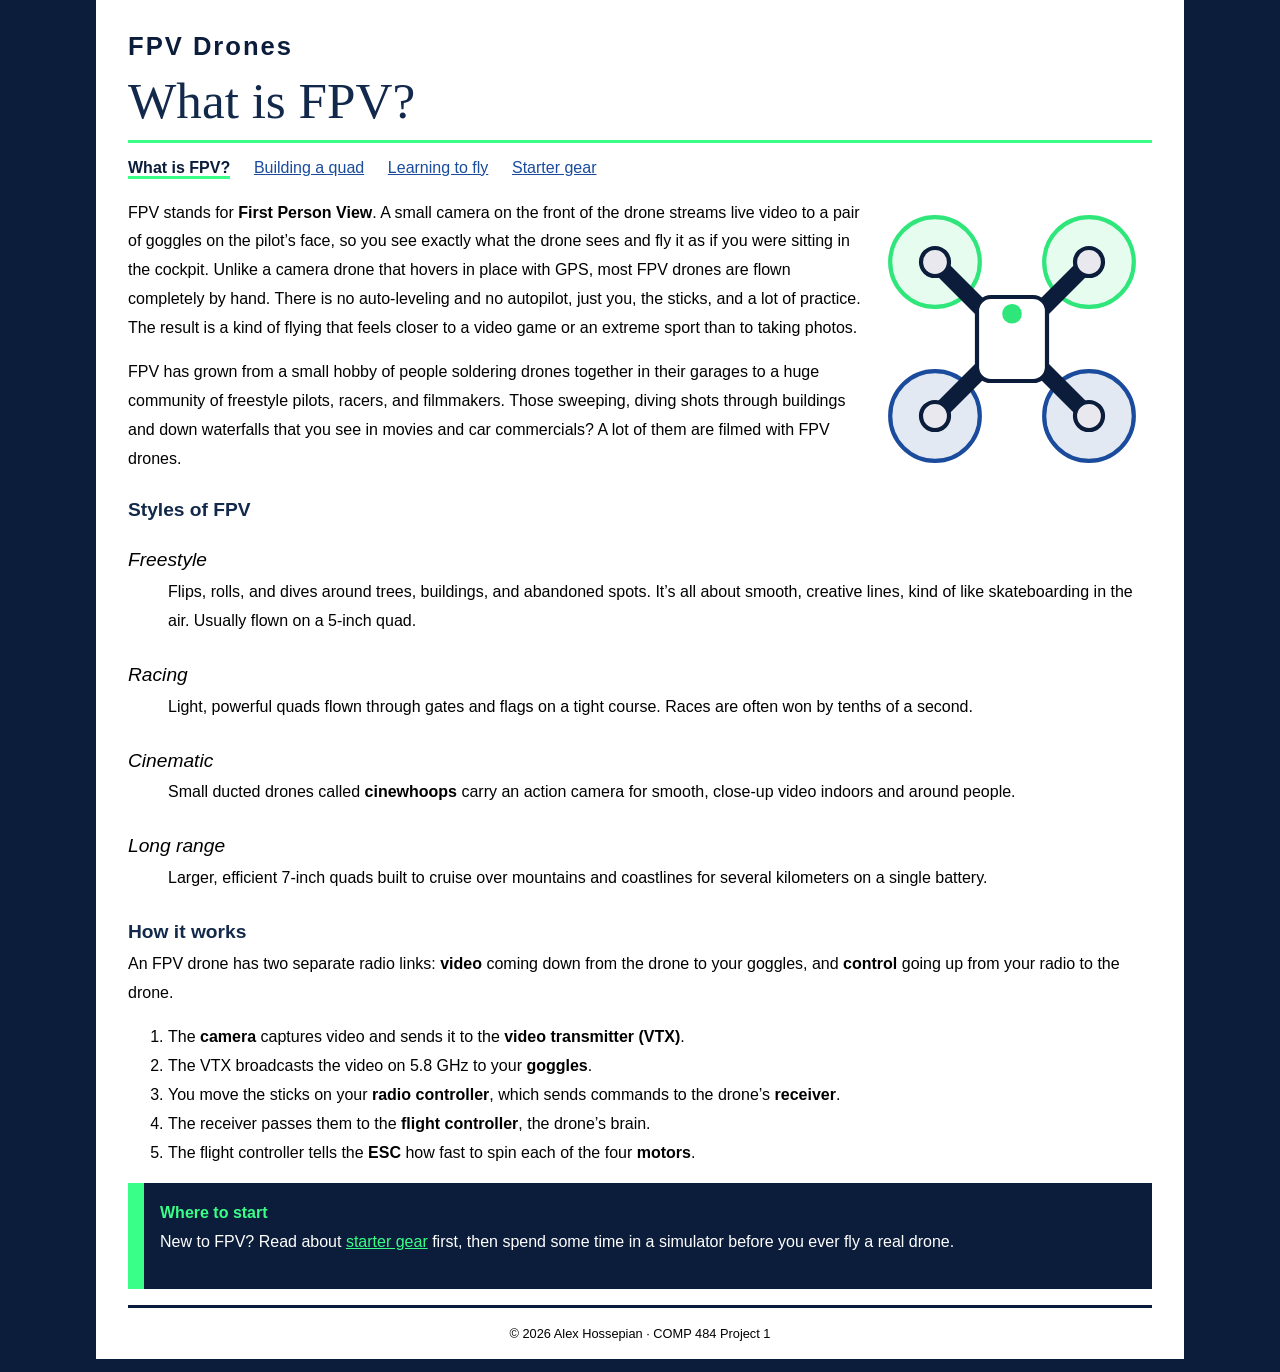
<file: index.html>
<!DOCTYPE html>
<html lang="en">
  <head>
    <meta charset="utf-8" />
    <title>FPV Drones</title>
    <!--
      MDN ATTRIBUTE #1: integrity
      What it is:  The "integrity" attribute (Subresource Integrity) holds a
                   cryptographic hash (here SHA-384) of a file the page loads.
                   The browser downloads the file, hashes it, and only uses it
                   if the hash matches. If the file was changed or tampered
                   with, the browser refuses to load it.
      Where:       On the <link> to css/styles.css in the <head> of every page.
      How I use it: The hash makes sure the stylesheet is exactly the version
                   I tested with. Because of this, every time I edit
                   styles.css I have to recompute the hash and update it on
                   all 4 pages. Used the help of stackoverflow to understand
                   how to use it. And used AI to help troubleshoot the error I
                   was getting. Turns out I was using the wrong hash.
    -->
    <link
      href="css/styles.css"
      rel="stylesheet"
      type="text/css"
      integrity="sha384-dlUwCz641mnBP31g9b5jMxYd6KPpzptVW4lj2U1T9qj7b+GSngVJYExEkwbUG7+W"
    />
  </head>
  <body>
    <header role="banner">
      <h1>FPV Drones</h1>
      <h2>What is FPV?</h2>
      <nav role="navigation">
        <ul>
          <li><a href="index.html" title="What is FPV?" class="current">What is FPV?</a></li>
          <li><a href="build.html" title="Building a quad">Building a quad</a></li>
          <li><a href="fly.html" title="Learning to fly">Learning to fly</a></li>
          <li><a href="gear.html" title="Starter gear">Starter gear</a></li>
        </ul>
      </nav>
    </header>
    <main role="main">
      <article role="article">
        <header>
          <p>
            <img
              src="images/drone.svg"
              alt="Top-down drawing of a quadcopter"
              width="280"
              height="280"
              class="flowRight"
            />FPV stands for <b>First Person View</b>. A small camera on the
            front of the drone streams live video to a pair of goggles on the
            pilot&rsquo;s face, so you see exactly what the drone sees and fly
            it as if you were sitting in the cockpit. Unlike a camera drone
            that hovers in place with GPS, most FPV drones are flown completely
            by hand. There is no auto-leveling and no autopilot, just you,
            the sticks, and a lot of practice. The result is a kind of flying
            that feels closer to a video game or an extreme sport than to
            taking photos.
          </p>
          <p>
            FPV has grown from a small hobby of people soldering drones together
            in their garages to a huge community of freestyle pilots, racers,
            and filmmakers. Those sweeping, diving shots through buildings and
            down waterfalls that you see in movies and car commercials? A lot of
            them are filmed with FPV drones.
          </p>
        </header>
        <section>
          <h3>Styles of FPV</h3>
          <dl>
            <dt>Freestyle</dt>
            <dd>
              Flips, rolls, and dives around trees, buildings, and abandoned
              spots. It&rsquo;s all about smooth, creative lines, kind of like
              skateboarding in the air. Usually flown on a 5-inch quad.
            </dd>
            <dt>Racing</dt>
            <dd>
              Light, powerful quads flown through gates and flags on a tight
              course. Races are often won by tenths of a second.
            </dd>
            <dt>Cinematic</dt>
            <dd>
              Small ducted drones called <b>cinewhoops</b> carry an action
              camera for smooth, close-up video indoors and around people.
            </dd>
            <dt>Long range</dt>
            <dd>
              Larger, efficient 7-inch quads built to cruise over mountains and
              coastlines for several kilometers on a single battery.
            </dd>
          </dl>
        </section>
        <section>
          <h3>How it works</h3>
          <p>
            An FPV drone has two separate radio links: <b>video</b> coming down
            from the drone to your goggles, and <b>control</b> going up from
            your radio to the drone.
          </p>
          <ol>
            <li>The <b>camera</b> captures video and sends it to the <b>video transmitter (VTX)</b>.</li>
            <li>The VTX broadcasts the video on 5.8 GHz to your <b>goggles</b>.</li>
            <li>You move the sticks on your <b>radio controller</b>, which sends commands to the drone&rsquo;s <b>receiver</b>.</li>
            <li>The receiver passes them to the <b>flight controller</b>, the drone&rsquo;s brain.</li>
            <li>The flight controller tells the <b>ESC</b> how fast to spin each of the four <b>motors</b>.</li>
          </ol>
          <aside role="complementary">
            <h4>Where to start</h4>
            <p>
              New to FPV? Read about <a href="gear.html" title="Starter gear">starter gear</a>
              first, then spend some time in a simulator before you ever fly a
              real drone.
            </p>
          </aside>
        </section>
      </article>
    </main>
    <footer role="contentinfo">
      <p>&copy; 2026 Alex Hossepian &middot; COMP 484 Project 1</p>
    </footer>
  </body>
</html>
</file>
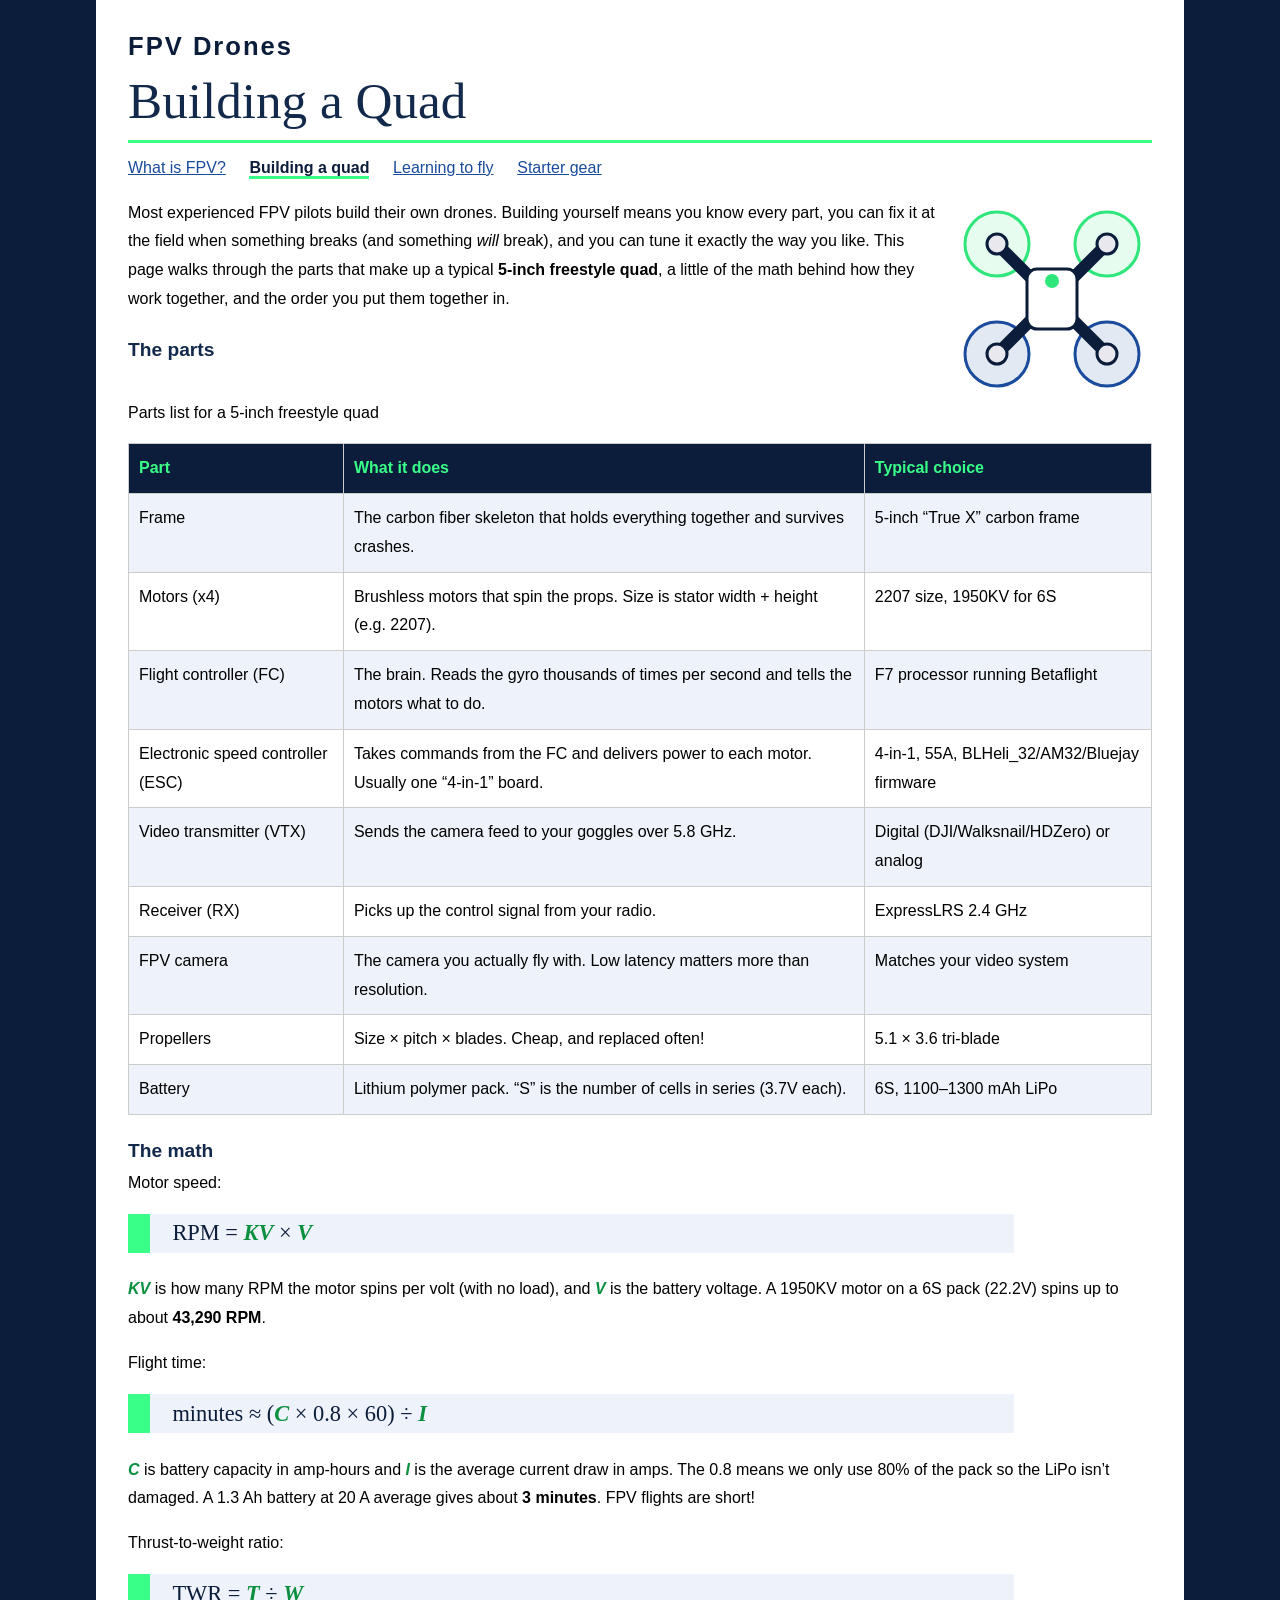
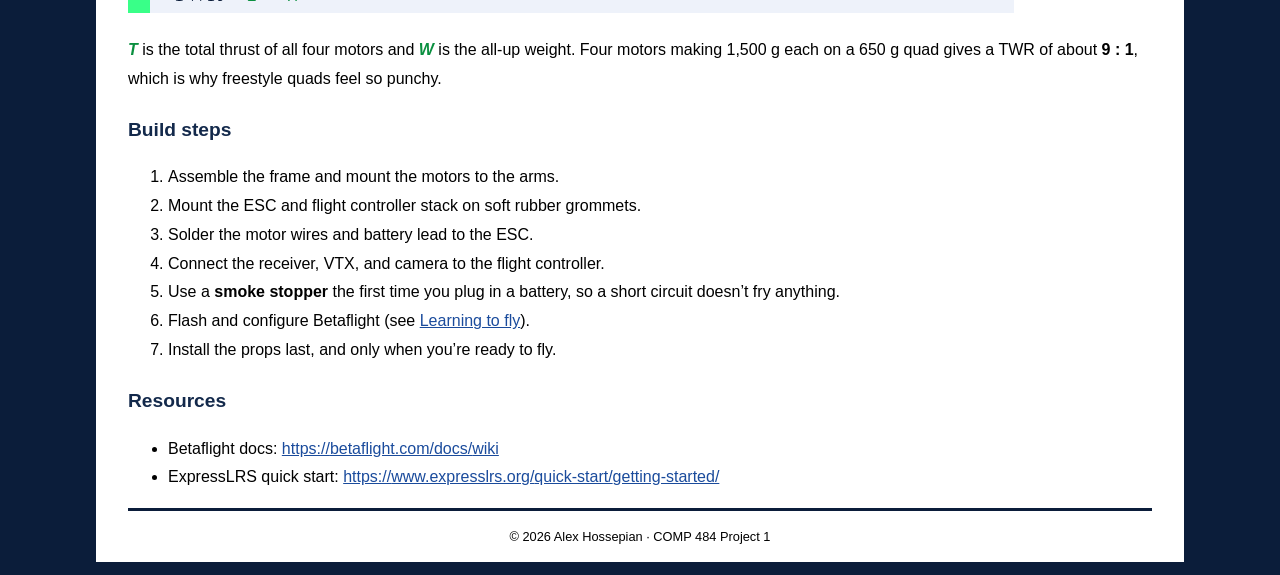
<file: build.html>
<!DOCTYPE html>
<html lang="en">
  <head>
    <meta charset="utf-8" />
    <title>FPV Drones | Building a Quad</title>
    <!-- integrity: verifies styles.css matches this SHA-384 hash. Full explanation in index.html -->
    <link
      href="css/styles.css"
      rel="stylesheet"
      type="text/css"
      integrity="sha384-dlUwCz641mnBP31g9b5jMxYd6KPpzptVW4lj2U1T9qj7b+GSngVJYExEkwbUG7+W"
    />
  </head>
  <body>
    <header role="banner">
      <h1>FPV Drones</h1>
      <h2>Building a Quad</h2>
      <nav role="navigation">
        <ul>
          <li><a href="index.html" title="What is FPV?">What is FPV?</a></li>
          <li><a href="build.html" title="Building a quad" class="current">Building a quad</a></li>
          <li><a href="fly.html" title="Learning to fly">Learning to fly</a></li>
          <li><a href="gear.html" title="Starter gear">Starter gear</a></li>
        </ul>
      </nav>
    </header>
    <main role="main">
      <article role="article">
        <header>
          <p>
            <img
              src="images/drone.svg"
              alt="Top-down drawing of a quadcopter"
              width="200"
              height="200"
              class="flowRight"
            />Most experienced FPV pilots build their own drones. Building
            yourself means you know every part, you can fix it at the field
            when something breaks (and something <em>will</em> break), and you
            can tune it exactly the way you like. This page walks through the
            parts that make up a typical <b>5-inch freestyle quad</b>, a little
            of the math behind how they work together, and the order you put
            them together in.
          </p>
        </header>
        <section>
          <h3>The parts</h3>
          <!--
            MDN ELEMENT #1: <wbr> Word Break Opportunity
            What it is:  An empty element that marks a spot where the browser
                         may break a line if it needs to. If there's enough
                         room, no break happens and nothing is shown.
            Where:       In the "Typical choice" column of this table ESC and
                         VTX rows, and in the Resources links at the bottom of
                         this page.
            How I use it: Sentences like "DJI/Walksnail/HDZero" have no spaces,
                         so it for some reason treats them as one giant word and can't
                         wrap them. So I need to put <wbr> after each slash so the text can
                         wrap there instead of overflowing the table cell.
          -->
          <table>
            <caption>Parts list for a 5-inch freestyle quad</caption>
            <tr>
              <th>Part</th>
              <th>What it does</th>
              <th>Typical choice</th>
            </tr>
            <tr>
              <td>Frame</td>
              <td>The carbon fiber skeleton that holds everything together and survives crashes.</td>
              <td>5-inch &ldquo;True X&rdquo; carbon frame</td>
            </tr>
            <tr>
              <td>Motors (x4)</td>
              <td>Brushless motors that spin the props. Size is stator width + height (e.g. 2207).</td>
              <td>2207 size, 1950KV for 6S</td>
            </tr>
            <tr>
              <td>Flight controller (FC)</td>
              <td>The brain. Reads the gyro thousands of times per second and tells the motors what to do.</td>
              <td>F7 processor running Betaflight</td>
            </tr>
            <tr>
              <td>Electronic speed controller (ESC)</td>
              <td>Takes commands from the FC and delivers power to each motor. Usually one &ldquo;4-in-1&rdquo; board.</td>
              <td>4-in-1, 55A, BLHeli_32/<wbr />AM32/<wbr />Bluejay firmware</td>
            </tr>
            <tr>
              <td>Video transmitter (VTX)</td>
              <td>Sends the camera feed to your goggles over 5.8 GHz.</td>
              <td>Digital (DJI/<wbr />Walksnail/<wbr />HDZero) or analog</td>
            </tr>
            <tr>
              <td>Receiver (RX)</td>
              <td>Picks up the control signal from your radio.</td>
              <td>ExpressLRS 2.4 GHz</td>
            </tr>
            <tr>
              <td>FPV camera</td>
              <td>The camera you actually fly with. Low latency matters more than resolution.</td>
              <td>Matches your video system</td>
            </tr>
            <tr>
              <td>Propellers</td>
              <td>Size &times; pitch &times; blades. Cheap, and replaced often!</td>
              <td>5.1 &times; 3.6 tri-blade</td>
            </tr>
            <tr>
              <td>Battery</td>
              <td>Lithium polymer pack. &ldquo;S&rdquo; is the number of cells in series (3.7V each).</td>
              <td>6S, 1100&ndash;1300 mAh LiPo</td>
            </tr>
          </table>
        </section>
        <section>
          <h3>The math</h3>
          <!--
            MDN ELEMENT #2: <var> Variable
            What it is:  Marks the name of a variable in a math expression or
                         in programming. Browsers show it in italics by default.
            Where:       In each of the three formulas in this section, and in
                         the paragraphs that explain them.
            How I use it: Each letter in a drone formula (KV, V, C, I, T, W) is
                         wrapped in <var> so it's clear it stands for a value
                         you plug in. In styles.css I also made <var> bold and
                         brown so it stands out.
          -->
          <p>Motor speed:</p>
          <p class="formula">RPM = <var>KV</var> &times; <var>V</var></p>
          <p>
            <var>KV</var> is how many RPM the motor spins per volt (with no
            load), and <var>V</var> is the battery voltage. A 1950KV motor on a
            6S pack (22.2V) spins up to about <b>43,290 RPM</b>.
          </p>
          <p>Flight time:</p>
          <p class="formula">minutes &asymp; (<var>C</var> &times; 0.8 &times; 60) &divide; <var>I</var></p>
          <p>
            <var>C</var> is battery capacity in amp-hours and <var>I</var> is
            the average current draw in amps. The 0.8 means we only use 80% of
            the pack so the LiPo isn&rsquo;t damaged. A 1.3 Ah battery at 20 A
            average gives about <b>3 minutes</b>. FPV flights are short!
          </p>
          <p>Thrust-to-weight ratio:</p>
          <p class="formula">TWR = <var>T</var> &divide; <var>W</var></p>
          <p>
            <var>T</var> is the total thrust of all four motors and
            <var>W</var> is the all-up weight. Four motors making 1,500 g each
            on a 650 g quad gives a TWR of about <b>9 : 1</b>, which is why
            freestyle quads feel so punchy.
          </p>
        </section>
        <section>
          <h3>Build steps</h3>
          <ol>
            <li>Assemble the frame and mount the motors to the arms.</li>
            <li>Mount the ESC and flight controller stack on soft rubber grommets.</li>
            <li>Solder the motor wires and battery lead to the ESC.</li>
            <li>Connect the receiver, VTX, and camera to the flight controller.</li>
            <li>Use a <b>smoke stopper</b> the first time you plug in a battery, so a short circuit doesn&rsquo;t fry anything.</li>
            <li>Flash and configure Betaflight (see <a href="fly.html" title="Learning to fly">Learning to fly</a>).</li>
            <li>Install the props last, and only when you&rsquo;re ready to fly.</li>
          </ol>
        </section>
        <section>
          <h3>Resources</h3>
          <!-- <wbr> is used after the slashes and dots in these long URLs so
               they can wrap cleanly instead of running off the page. -->
          <ul>
            <li>
              Betaflight docs:
              <a href="https://betaflight.com/docs/wiki" title="Betaflight wiki" target="_blank">https://<wbr />betaflight.com/<wbr />docs/<wbr />wiki</a>
            </li>
            <li>
              ExpressLRS quick start:
              <a href="https://www.expresslrs.org/quick-start/getting-started/" title="ExpressLRS getting started" target="_blank">https://<wbr />www.expresslrs.org/<wbr />quick-start/<wbr />getting-started/</a>
            </li>
          </ul>
        </section>
      </article>
    </main>
    <footer role="contentinfo">
      <p>&copy; 2026 Alex Hossepian &middot; COMP 484 Project 1</p>
    </footer>
  </body>
</html>
</file>
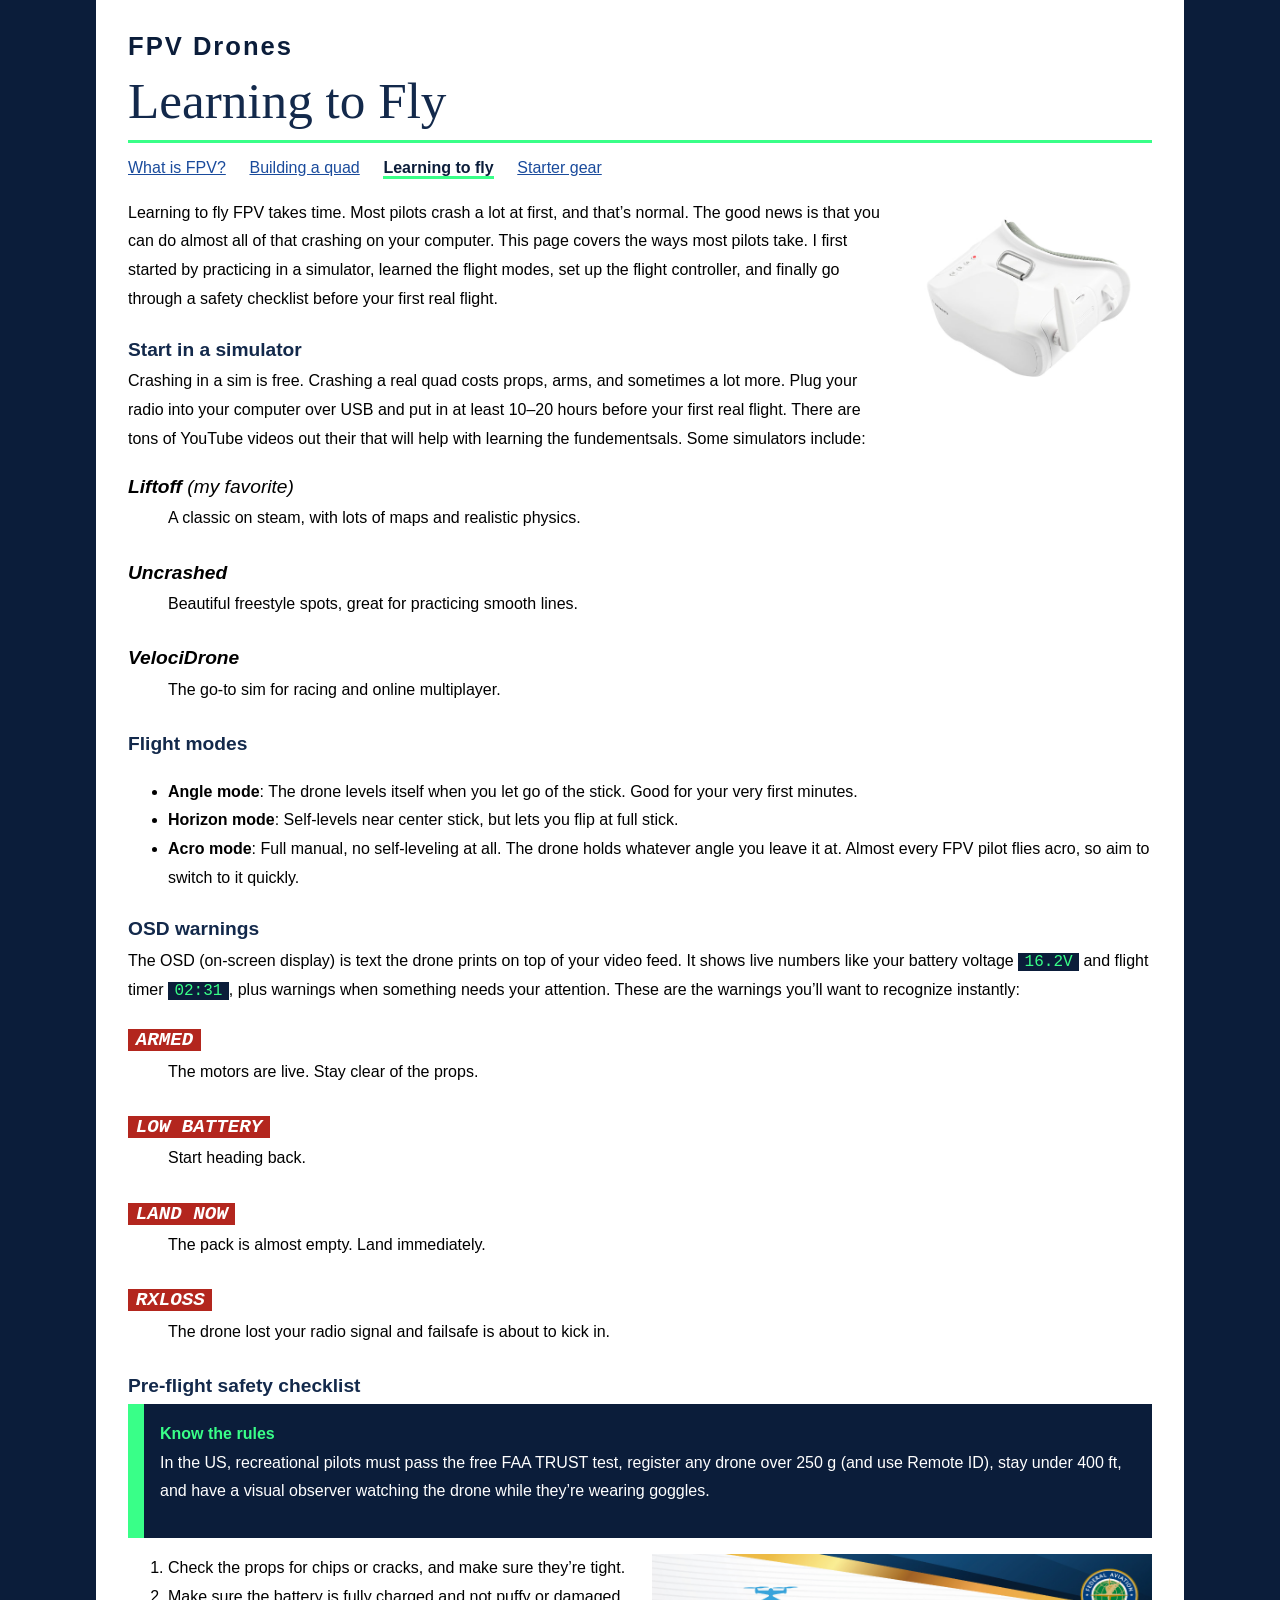
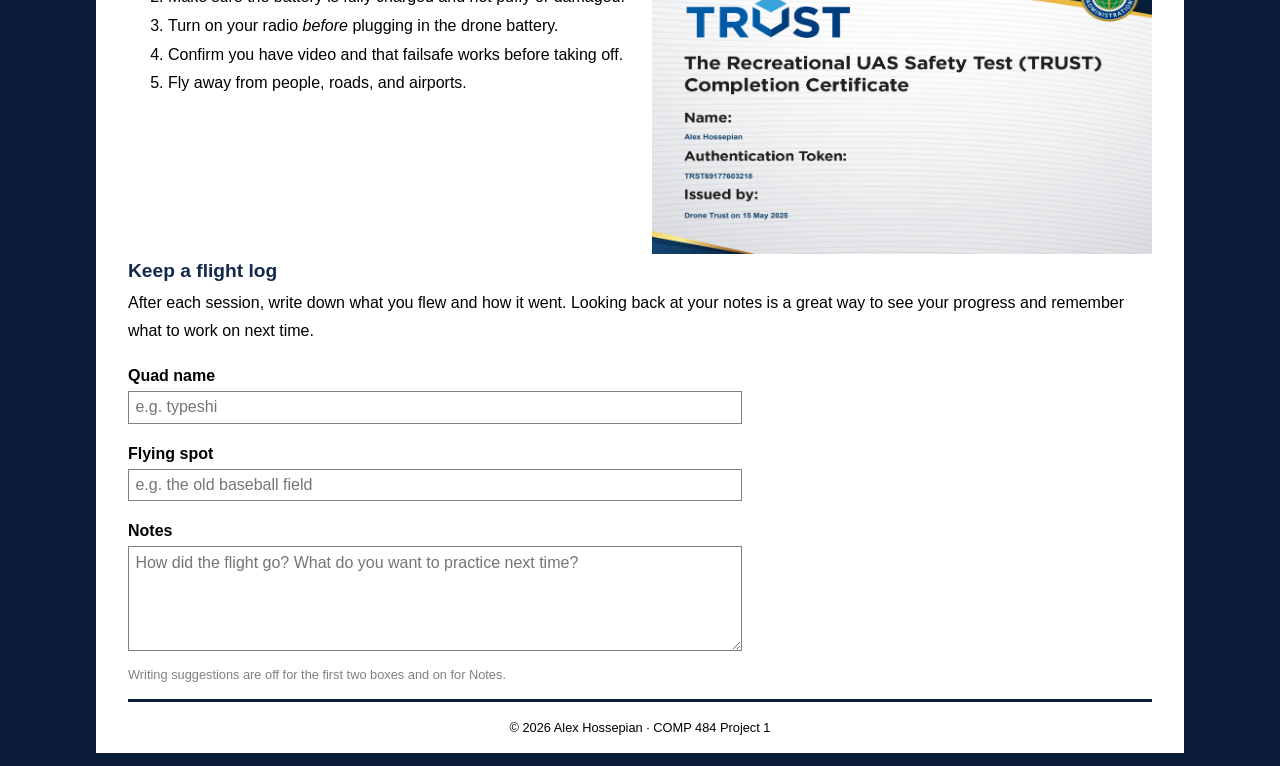
<file: fly.html>
<!DOCTYPE html>
<html lang="en">
  <head>
    <meta charset="utf-8" />
    <title>FPV Drones | Learning to Fly</title>
    <!-- integrity: verifies styles.css matches this SHA-384 hash. Full explanation in index.html -->
    <link
      href="css/styles.css"
      rel="stylesheet"
      type="text/css"
      integrity="sha384-dlUwCz641mnBP31g9b5jMxYd6KPpzptVW4lj2U1T9qj7b+GSngVJYExEkwbUG7+W"
    />
  </head>
  <body>
    <header role="banner">
      <h1>FPV Drones</h1>
      <h2>Learning to Fly</h2>
      <nav role="navigation">
        <ul>
          <li><a href="index.html" title="What is FPV?">What is FPV?</a></li>
          <li><a href="build.html" title="Building a quad">Building a quad</a></li>
          <li><a href="fly.html" title="Learning to fly" class="current">Learning to fly</a></li>
          <li><a href="gear.html" title="Starter gear">Starter gear</a></li>
        </ul>
      </nav>
    </header>
    <main role="main">
      <article role="article">
        <header>
          <p>
            <img
              src="images/boxgoggles.png"
              alt="Drawing of FPV goggles"
              width="250"
              height="200"
              class="flowRight"
            />Learning to fly FPV takes time. Most pilots crash a lot at first,
            and that&rsquo;s normal. The good news is that you can do almost
            all of that crashing on your computer. This page covers the ways
            most pilots take. I first started by practicing in a simulator, learned the flight modes,
            set up the flight controller, and finally go through a safety
            checklist before your first real flight.
          </p>
        </header>
        <section>
          <h3>Start in a simulator</h3>
          <p>
            Crashing in a sim is free. Crashing a real quad costs props, arms,
            and sometimes a lot more. Plug your radio into your computer over
            USB and put in at least 10&ndash;20 hours before your first real
            flight. There are tons of YouTube videos out their that will help 
            with learning the fundementsals. Some simulators include:
          </p>
          <dl>
            <dt><b>Liftoff</b> (my favorite)</dt>
            <dd>A classic on steam, with lots of maps and realistic physics.</dd>
            <dt><b>Uncrashed</b></dt>
            <dd>Beautiful freestyle spots, great for practicing smooth lines.</dd>
            <dt><b>VelociDrone</b></dt>
            <dd>The go-to sim for racing and online multiplayer.</dd>
          </dl>
        </section>
        <section>
          <h3>Flight modes</h3>
          <ul>
            <li><b>Angle mode</b>: The drone levels itself when you let go of the stick. Good for your very first minutes.</li>
            <li><b>Horizon mode</b>: Self-levels near center stick, but lets you flip at full stick.</li>
            <li><b>Acro mode</b>: Full manual, no self-leveling at all. The drone holds whatever angle you leave it at. Almost every FPV pilot flies acro, so aim to switch to it quickly.</li>
          </ul>
        </section>
        <section>
          <h3>OSD warnings</h3>
          <!--
            MDN ELEMENT #3: <samp>
            What it is:  Marks text that is output from a computer program or
                         device. Browsers show it in a monospace font by
                         default.
            Where:       1) In the paragraph right below the battery voltage
                            and flight timer readouts.
                         2) In the list of OSD warnings under it.
            How I use it: The OSD is text that the drone's flight controller
                         prints on top of your video feed, so it is program
                         output. I wrap each OSD readout and warning in <samp>.
                         In styles.css, <samp class="osd"> is neon green on
                         navy like a real OSD, and <samp class="warning"> is
                         white on red.
          -->
          <p>
            The OSD (on-screen display) is text the drone prints on top of your
            video feed. It shows live numbers like your battery voltage
            <samp class="osd">16.2V</samp> and flight timer
            <samp class="osd">02:31</samp>, plus warnings when something needs
            your attention. These are the warnings you&rsquo;ll want to
            recognize instantly:
          </p>
          <dl>
            <dt><samp class="warning">ARMED</samp></dt>
            <dd>The motors are live. Stay clear of the props.</dd>
            <dt><samp class="warning">LOW BATTERY</samp></dt>
            <dd>Start heading back.</dd>
            <dt><samp class="warning">LAND NOW</samp></dt>
            <dd>The pack is almost empty. Land immediately.</dd>
            <dt><samp class="warning">RXLOSS</samp></dt>
            <dd>The drone lost your radio signal and failsafe is about to kick in.</dd>
          </dl>
        </section>
        <section>
          <h3>Pre-flight safety checklist</h3>
          <aside role="complementary">
            <h4>Know the rules</h4>
            <p>
              In the US, recreational pilots must pass the free FAA TRUST test,
              register any drone over 250 g (and use Remote ID), stay under
              400 ft, and have a visual observer watching the drone while
              they&rsquo;re wearing goggles.
            </p>
          </aside>
              <img
              src="images/Trust.png"
              alt="Trust Certificate"
              width="500"
              height="300"
              class="flowRight"
          />
          <ol>
            <li>Check the props for chips or cracks, and make sure they&rsquo;re tight.</li>
            <li>Make sure the battery is fully charged and not puffy or damaged.</li>
            <li>Turn on your radio <em>before</em> plugging in the drone battery.</li>
            <li>Confirm you have video and that failsafe works before taking off.</li>
            <li>Fly away from people, roads, and airports.</li>
          </ol>
        </section>
        <section class="flight-log">
          <h3>Keep a flight log</h3>
          <p>
            After each session, write down what you flew and how it went.
            Looking back at your notes is a great way to see your progress and
            remember what to work on next time.
          </p>
          <!--
            MDN ATTRIBUTE #3: writingsuggestions
            What it is:  A global attribute that turns the browser's built-in
                         writing suggestions on or off for an editable field.
                         These are the gray "finish your sentence" suggestions. But
                         it has limited avalibility.
            Where:       1) On the <form> tag below, set to "false".
                         2) On the "Notes" <textarea>, set to "true".
            How I use it: Child elements inherit this setting from their
                         parent, so writingsuggestions="false" on the <form>
                         turns suggestions OFF for every field. That makes
                         sense for the quad name and flying spot, which are
                         random names, the browser would only guess wrong.
                         The Notes box is "true", because notes are written 
                         in normal sentences, which is where suggestions actually help.
            What to use instead: Since it has limited availability, the best ways to get the same
                          use are by uising spellcheck and autocorrect attributes. This is beacuse 
                          these are the same features that are used in writing suggestions. Also both
                          are universal attributes, so they will work in all browsers.
          -->
          <form action="#" writingsuggestions="false">
            <label for="quad">Quad name</label>
            <input type="text" id="quad" name="quad" placeholder="e.g. typeshi" />

            <label for="spot">Flying spot</label>
            <input type="text" id="spot" name="spot" placeholder="e.g. the old baseball field" />

            <label for="notes">Notes</label>
            <textarea
              id="notes"
              name="notes"
              rows="5"
              writingsuggestions="true"
              placeholder="How did the flight go? What do you want to practice next time?"
            ></textarea>
            <p class="hint">Writing suggestions are off for the first two boxes and on for Notes.</p>
          </form>
        </section>
      </article>
    </main>
    <footer role="contentinfo">
      <p>&copy; 2026 Alex Hossepian &middot; COMP 484 Project 1</p>
    </footer>
  </body>
</html>
</file>
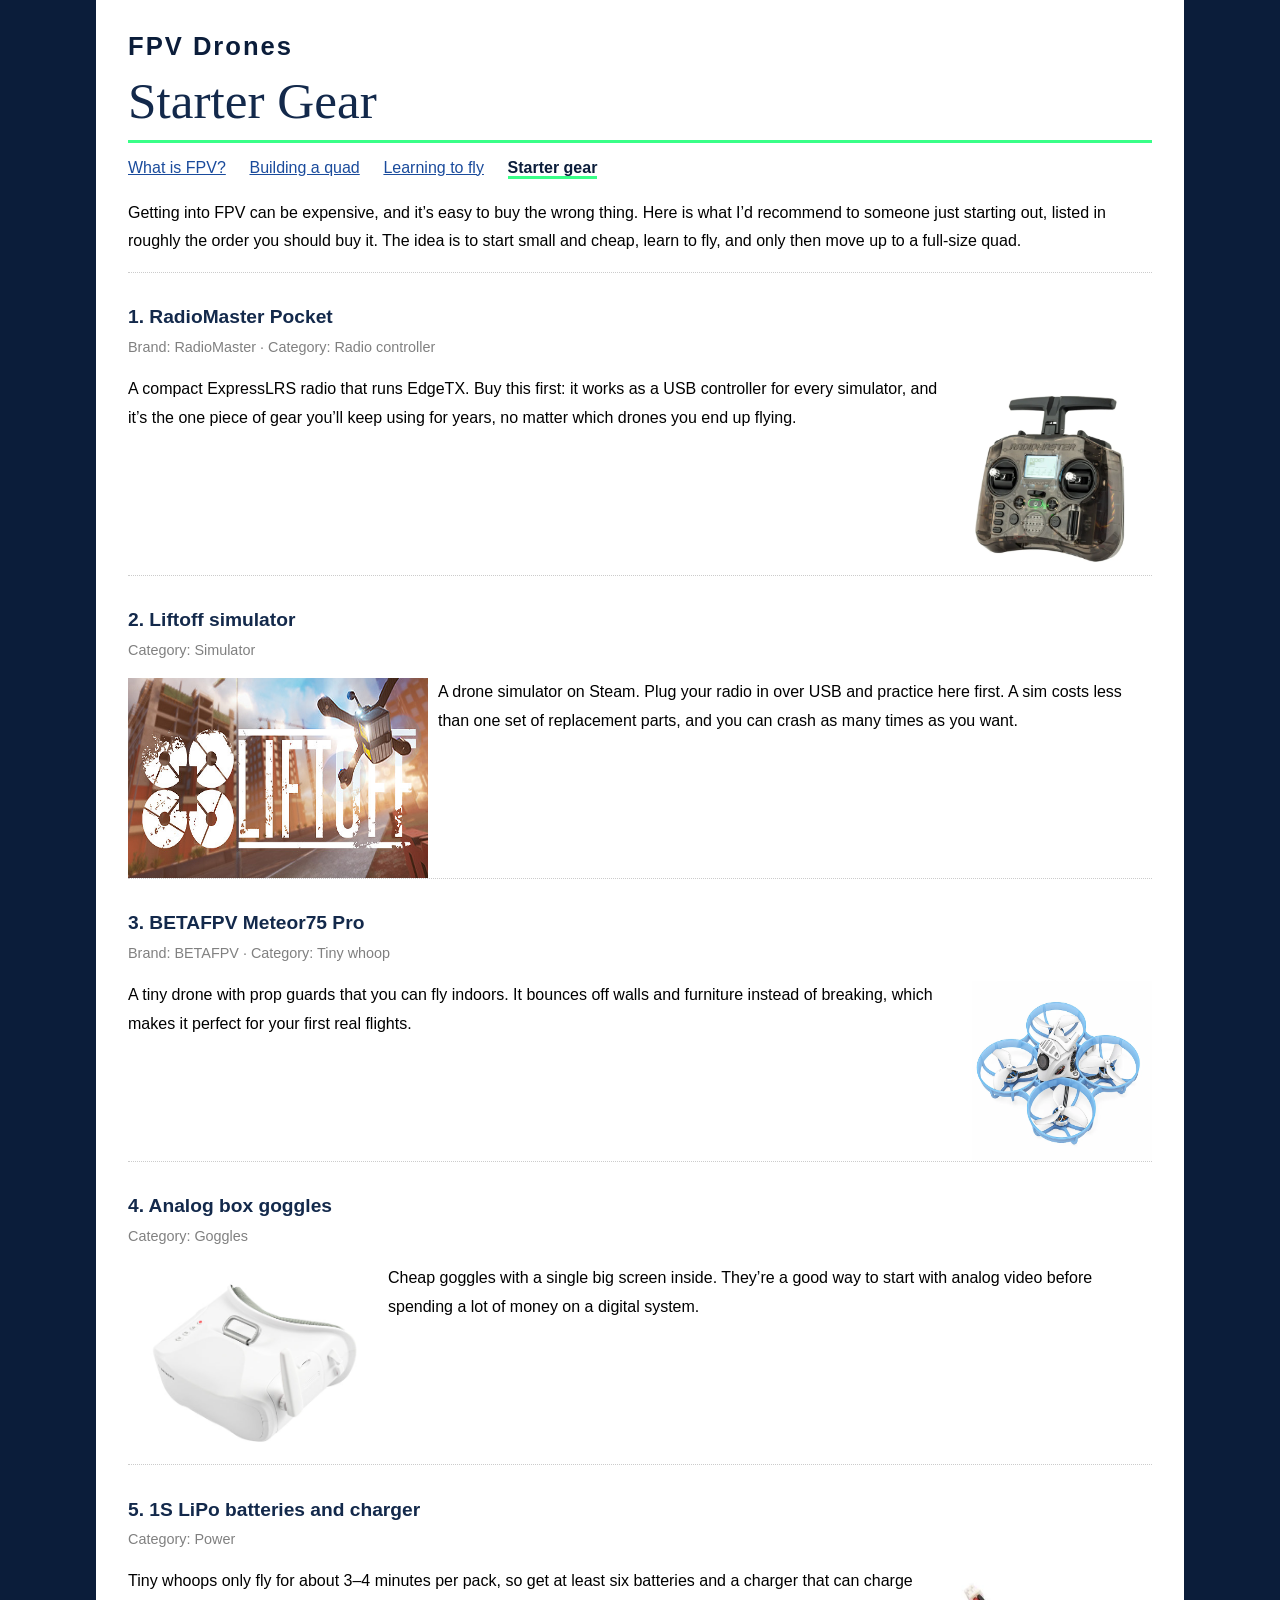
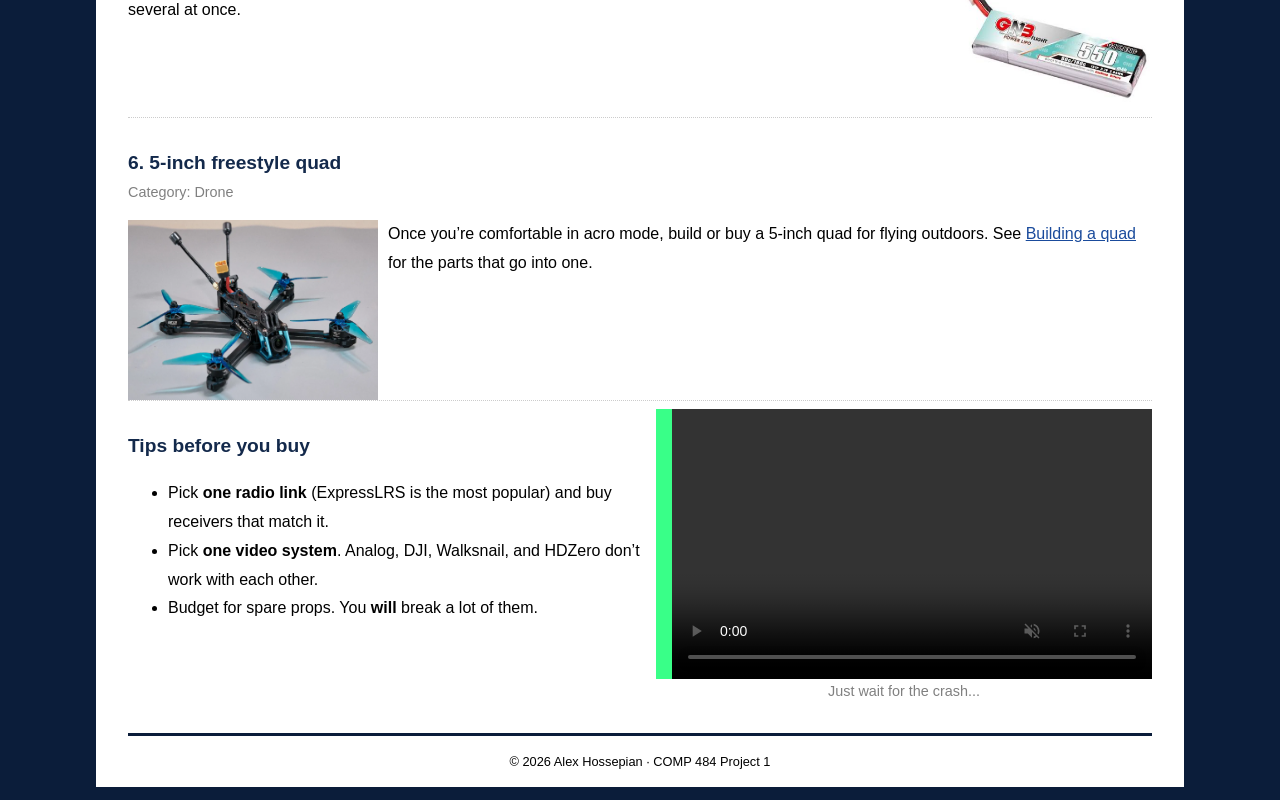
<file: gear.html>
<!DOCTYPE html>
<html lang="en">
  <head>
    <meta charset="utf-8" />
    <title>FPV Drones | Starter Gear</title>
    <!-- integrity: verifies styles.css matches this SHA-384 hash. Full explanation in index.html -->
    <link
      href="css/styles.css"
      rel="stylesheet"
      type="text/css"
      integrity="sha384-dlUwCz641mnBP31g9b5jMxYd6KPpzptVW4lj2U1T9qj7b+GSngVJYExEkwbUG7+W"
    />
  </head>
  <body>
    <header role="banner">
      <h1>FPV Drones</h1>
      <h2>Starter Gear</h2>
      <nav role="navigation">
        <ul>
          <li><a href="index.html" title="What is FPV?">What is FPV?</a></li>
          <li><a href="build.html" title="Building a quad">Building a quad</a></li>
          <li><a href="fly.html" title="Learning to fly">Learning to fly</a></li>
          <li><a href="gear.html" title="Starter gear" class="current">Starter gear</a></li>
        </ul>
      </nav>
    </header>
    <main role="main">
      <article role="article">
        <header>
          <p>
            Getting into FPV can be expensive, and it&rsquo;s easy to buy the
            wrong thing. Here is what I&rsquo;d recommend to someone just
            starting out, listed in roughly the order you should buy it. The
            idea is to start small and cheap, learn to fly, and only then move
            up to a full-size quad.
          </p>
        </header>
        <!--
          MDN ATTRIBUTE #2: itemprop
          What it is:  A global attribute from HTML "microdata". It labels a
                       piece of content as a specific property (like "name" or
                       "description") of an item. It works together with
                       itemscope and itemtype. Search engines like Google
                       read it to understand what the page is about.
          Where:       On every gear <section> below. Each <section> has
                       itemscope + itemtype="https://schema.org/Product", and
                       the elements inside it use itemprop.
          How I use it: Each piece of gear is marked as a Product. The <h3> is
                       itemprop="name", the <img> is itemprop="image", the brand
                       is itemprop="brand", the category is itemprop="category",
                       and the paragraph is itemprop="description". People only
                       see a normal section, but a search engine sees
                       actual product data.
        -->
        <section class="gear-item" itemscope itemtype="https://schema.org/Product">
          <h3 itemprop="name">1. RadioMaster Pocket</h3>
          <p class="brand">
            Brand: <span itemprop="brand">RadioMaster</span> &middot;
            Category: <span itemprop="category">Radio controller</span>
          </p>
          <p>
            <img
              src="images/radiomaster.png"
              alt="Drawing of a radio controller"
              width="200"
              height="200"
              class="flowRight"
              itemprop="image"
            /><span itemprop="description">A compact ExpressLRS radio that
            runs EdgeTX. Buy this first: it works as a USB controller for every
            simulator, and it&rsquo;s the one piece of gear you&rsquo;ll keep
            using for years, no matter which drones you end up flying.</span>
          </p>
        </section>
        <section class="gear-item" itemscope itemtype="https://schema.org/Product">
          <h3 itemprop="name">2. Liftoff simulator</h3>
          <p class="brand">
            Category: <span itemprop="category">Simulator</span>
          </p>
          <p>
            <img
              src="images/liftoff.png"
              alt="Drawing of a monitor showing a drone simulator"
              width="300"
              height="200"
              class="flowLeft"
              itemprop="image"
            /><span itemprop="description">A drone simulator on Steam. Plug
            your radio in over USB and practice here first. A sim costs less
            than one set of replacement parts, and you can crash as many times
            as you want.</span>
          </p>
        </section>
        <section class="gear-item" itemscope itemtype="https://schema.org/Product">
          <h3 itemprop="name">3. BETAFPV Meteor75 Pro</h3>
          <p class="brand">
            Brand: <span itemprop="brand">BETAFPV</span> &middot;
            Category: <span itemprop="category">Tiny whoop</span>
          </p>
          <p>
            <img
              src="images/whoop.png"
              alt="Drawing of a tiny whoop drone with prop guards"
              width="180"
              height="180"
              class="flowRight"
              itemprop="image"
            /><span itemprop="description">A tiny drone with prop guards that
            you can fly indoors. It bounces off walls and furniture instead of
            breaking, which makes it perfect for your first real flights.</span>
          </p>
        </section>
        <section class="gear-item" itemscope itemtype="https://schema.org/Product">
          <h3 itemprop="name">4. Analog box goggles</h3>
          <p class="brand">
            Category: <span itemprop="category">Goggles</span>
          </p>
          <p>
            <img
              src="images/boxgoggles.png"
              alt="Drawing of FPV goggles"
              width="250"
              height="200"
              class="flowLeft"
              itemprop="image"
            /><span itemprop="description">Cheap goggles with a single big
            screen inside. They&rsquo;re a good way to start with analog video
            before spending a lot of money on a digital system.</span>
          </p>
        </section>
        <section class="gear-item" itemscope itemtype="https://schema.org/Product">
          <h3 itemprop="name">5. 1S LiPo batteries and charger</h3>
          <p class="brand">
            Category: <span itemprop="category">Power</span>
          </p>
          <p>
            <img
              src="images/lipo.png"
              alt="Drawing of a LiPo battery"
              width="200"
              height="150"
              class="flowRight"
              itemprop="image"
            /><span itemprop="description">Tiny whoops only fly for about
            3&ndash;4 minutes per pack, so get at least six batteries and a
            charger that can charge several at once.</span>
          </p>
        </section>
        <section class="gear-item" itemscope itemtype="https://schema.org/Product">
          <h3 itemprop="name">6. 5-inch freestyle quad</h3>
          <p class="brand">
            Category: <span itemprop="category">Drone</span>
          </p>
          <p>
            <img
              src="images/5inchquad.png"
              alt="Top-down drawing of a quadcopter"
              width="250"
              height="180"
              class="flowLeft"
              itemprop="image"
            /><span itemprop="description">Once you&rsquo;re comfortable in
            acro mode, build or buy a 5-inch quad for flying outdoors.</span>
            See <a href="build.html" title="Building a quad">Building a quad</a>
            for the parts that go into one.
          </p>
        </section>
        <section class="gear-item">
          <div class="video-box flowRight">
            <video width="480" height="270" controls muted preload="metadata">
              <source src="videos/DJIG0027.mp4" type="video/mp4" />
            </video>
            <p class="brand">Just wait for the crash...</p>
          </div>
          <h3>Tips before you buy</h3>
          <ul>
            <li>Pick <b>one radio link</b> (ExpressLRS is the most popular) and buy receivers that match it.</li>
            <li>Pick <b>one video system</b>. Analog, DJI, Walksnail, and HDZero don&rsquo;t work with each other.</li>
            <li>Budget for spare props. You <b>will</b> break a lot of them.</li>
          </ul>
        </section>
      </article>
    </main>
    <footer role="contentinfo">
      <p>&copy; 2026 Alex Hossepian &middot; COMP 484 Project 1</p>
    </footer>
  </body>
</html>
</file>
<file: css/styles.css>
/* Colors: navy #0b1d3a (primary), neon green #39ff88 (secondary)
   Every page links this file with an integrity hash. After ANY
   change to this file, the hash must be recomputed and updated in all
   4 HTML files, or the browser will refuse to load it. I ran into too many
   issues cause I didnt realize this lol*/

html, body {
	background: #0b1d3a; /* navy */
	margin: 0;
}
h1, h2, h3, h4, h5, h6, p {
	margin: 0;
	padding: 0;
}
h1, h2, h3, h4, h5, h6 {
	color: #13294b;
}
body {
	font-family: Verdana, Geneva, sans-serif;
	font-size: 100%;
	width: 80%;
	margin-right: auto;
	margin-left: auto;
	padding: 2.5% 2.5% 0;
	background: white;
	line-height: 1.8;
}
/* Site name */
h1 {
	font: bold 1.6em Verdana, Geneva, sans-serif;
	margin-bottom: .4em;
	color: #0b1d3a;
	letter-spacing: 2px;
}
h2 {
	font: 3.2em Georgia, "Times New Roman", Times, serif;
	margin-bottom: .2em;
}
h3 {
	font-size: 1.2em;
	margin-top: 1em;
}
p {
	margin-bottom: 1em;
}
a {
	color: #1a4b9c;
}
/* Neon highlight behind a link when you hover over it */
a:hover {
	color: #0b1d3a;
	background: #39ff88;
}

/* ---------- Navigation ---------- */
nav ul {
	list-style: none;
	padding: 0;
	margin: .5em 0 1em;
}
nav li {
	display: inline;
	margin-right: 1.2em;
}
/* Marks the page you are currently on */
nav a.current {
	color: #0b1d3a;
	font-weight: bold;
	text-decoration: none;
	border-bottom: 3px solid #39ff88;
}

/* ---------- OSD text (fly page) ---------- */
/* <samp> = output from a computer program. OSD readouts are
   neon green on navy, like the text in FPV goggles. */
samp {
	font-family: Consolas, "Courier New", monospace;
}
samp.osd {
	color: #39ff88;
	background: #0b1d3a;
	padding: 0 .4em;
}
/* OSD warnings (also <samp>) look like the red text in FPV goggles */
samp.warning {
	color: white;
	background: #b3261e;
	padding: 0 .4em;
	font-weight: bold;
}

/* ---------- Formulas (build page) ---------- */
.formula {
	font: 1.4em Georgia, "Times New Roman", Times, serif;
	padding: .3em 1em;
	border-left: 1em solid #39ff88;
	background: #eef2fa;
	color: #0b1d3a;
	width: 80%;
}
/* <var> = a variable in a formula. Shown in bold italic green
   (a darker green than the neon so it is readable on white). */
var {
	font-style: italic;
	font-weight: bold;
	color: #0a8f3f;
}

/* ---------- Lists ---------- */
dt {
	font-style: italic;
	font-size: 1.2em;
}
dd {
	margin-bottom: 1.4em;
}

/* ---------- Tables ---------- */
table {
	margin-top: 1em;
	border-collapse: collapse;
	width: 100%;
}
caption {
	margin: 0;
	padding: 0;
	margin-bottom: 1em;
	text-align: left;
}
td, th {
	padding: 10px;
	border: 1px solid #ccc;
	text-align: left;
	vertical-align: top;
}
th {
	background: #0b1d3a;
	color: #39ff88;
}
tr:nth-child(even) td {
	background: #eef2fa;
}

/* ---------- Page sections ---------- */
header h2 {
	padding-bottom: .2em;
	border-bottom: 3px solid #39ff88;
}
aside {
	padding: 1em;
	background: #0b1d3a;
	border-left: 1em solid #39ff88;
	color: white;
	margin-bottom: 1em;
}
aside h4, aside a {
	color: #39ff88;
}
/* Gear items: each one clears the floated image above it */
.gear-item {
	clear: both;
	overflow: auto;
	padding-top: .5em;
	border-top: 1px dotted #ccc;
}
/* Flight video next to the "Tips before you buy" list */
.video-box {
	text-align: center;
}
.video-box video {
	display: block;
	border-left: 1em solid #39ff88;
	background: black;
}
.brand {
	color: gray;
	font-size: .9em;
}

/* ---------- Flight log form (fly page) ---------- */
.flight-log {
	clear: both;
}
form {
	width: 60%;
}
label {
	display: block;
	margin-top: 1em;
	font-weight: bold;
}
input, textarea {
	width: 100%;
	padding: .4em;
	font: 1em Verdana, Geneva, sans-serif;
	border: 1px solid gray;
	box-sizing: border-box;
}
input:focus, textarea:focus {
	outline: 2px solid #39ff88;
	border-color: #0b1d3a;
}
.hint {
	font-size: .8em;
	color: gray;
	margin: .2em 0 1em;
}

footer {
	clear: both;
	border-top: 3px solid #0b1d3a;
	text-align: center;
	font-size: .8em;
	line-height: 4em;
	margin-top: 1em;
}
.flowRight {
	float: right;
	margin-left: 10px;
}
.flowLeft {
	float: left;
	margin-right: 10px;
}
</file>
